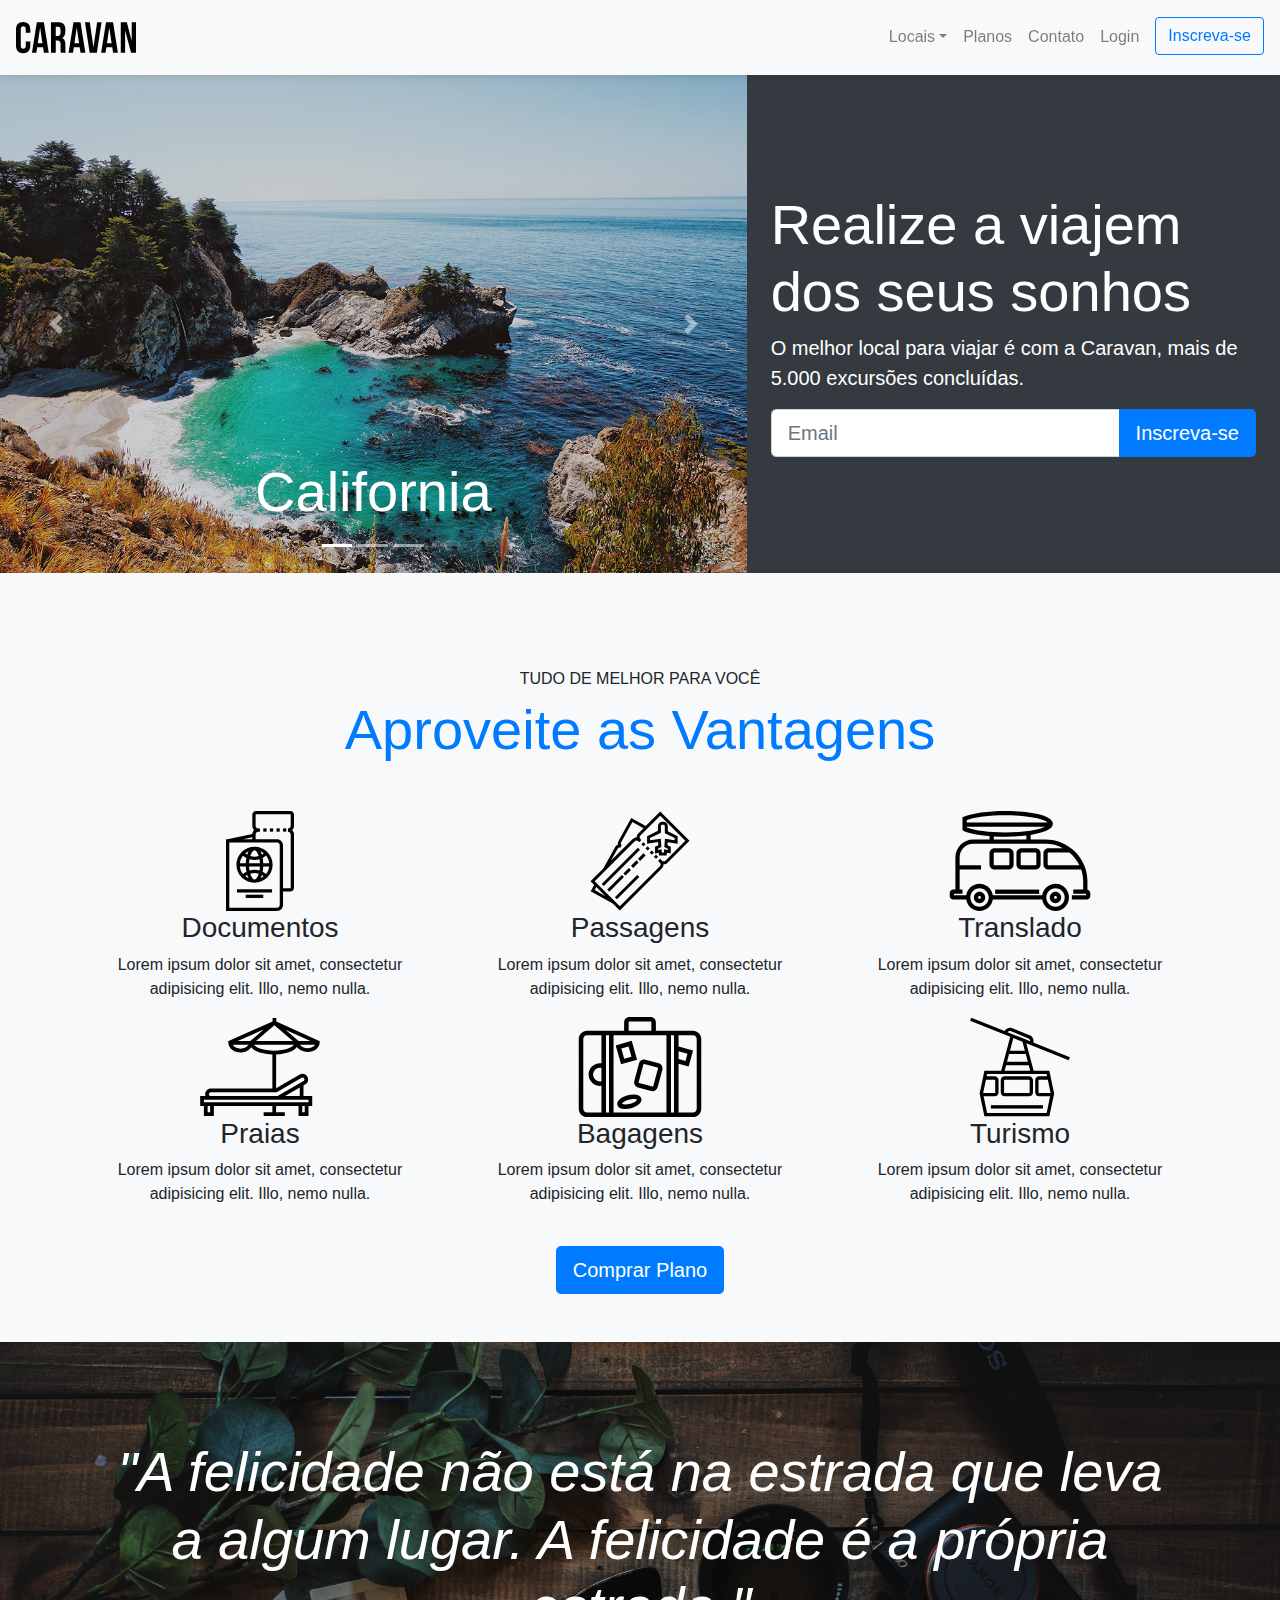
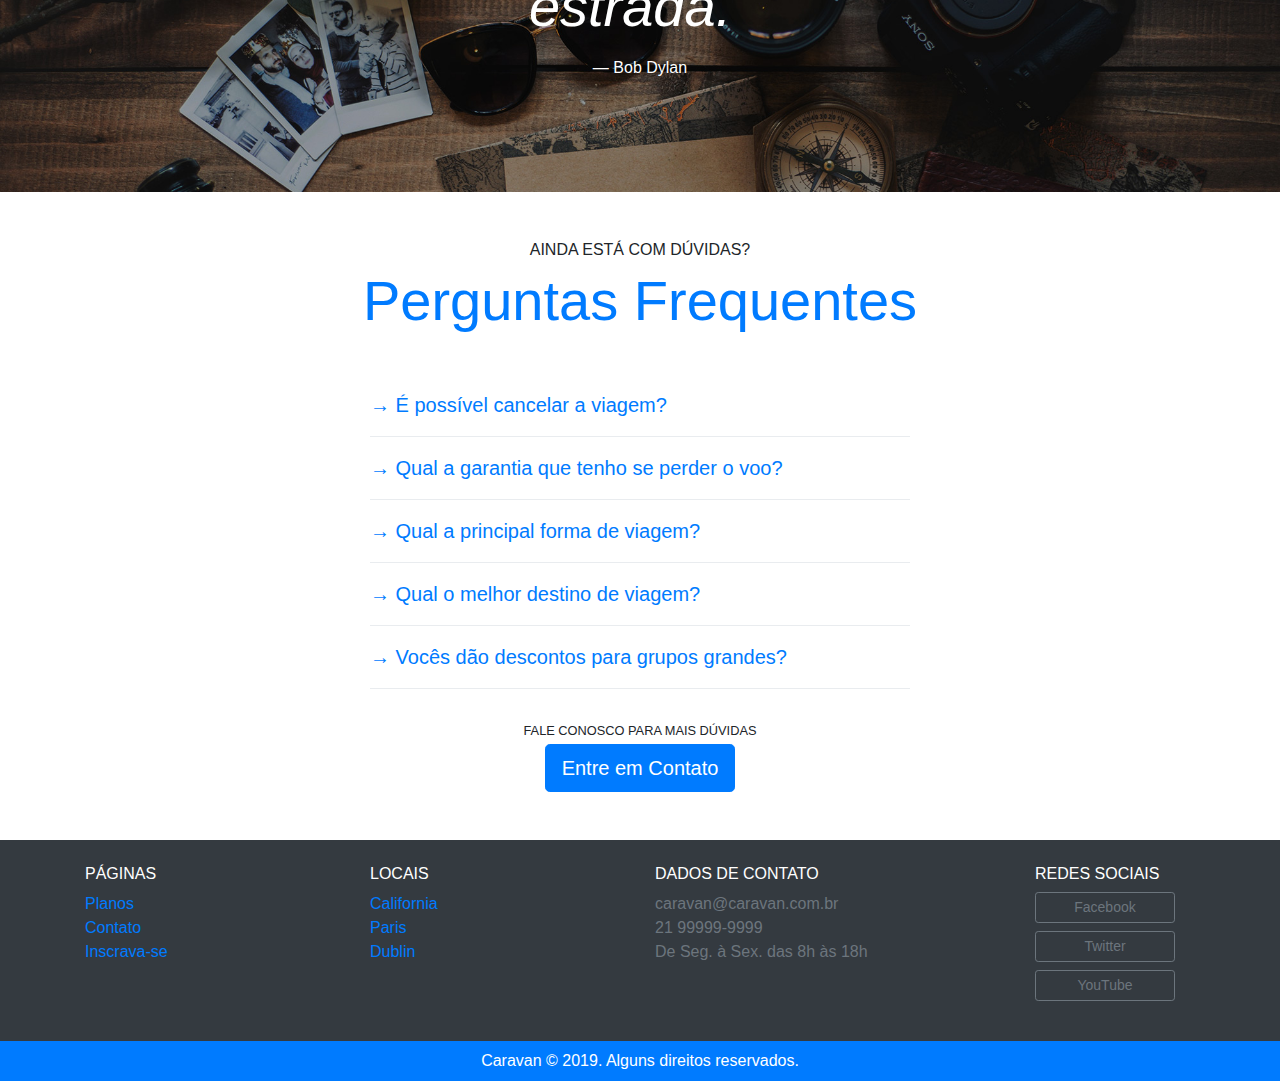
<file: index.html>
<!DOCTYPE html>
<html lang="pt-br">
<head>
    <meta charset="UTF-8">
    <meta name="viewport" content="width=device-width, initial-scale=1.0">
    <meta http-equiv="X-UA-Compatible" content="ie=edge">
    
    <link href="css/bootstrap.min.css" rel="stylesheet">
    <link href="css/style.css" rel="stylesheet" >
    
    <title>Caravan</title>
</head>
<body>
      
      <!-- Modal -->
      <div class="modal fade" id="loginModal" tabindex="-1" role="dialog" aria-labelledby="loginModal" aria-hidden="true">
        <div class="modal-dialog" role="document">
          <div class="modal-content">
            <div class="modal-header">
              <h5 class="modal-title" id="exampleModalLabel">Entre na sua conta</h5>
              <button type="button" class="close" data-dismiss="modal" aria-label="Close">
                <span aria-hidden="true">&times;</span>
              </button>
            </div>
            <div class="modal-body">
                <form>
                    <div class="form-group">
                        <label for="loginEmail">Email</label>
                        <input type="email" class="form-control" id="loginEmail">
                    </div>
                    <div class="form-group">
                        <label for="loginSenha">Senha</label>
                        <input type="password" class="form-control" id="loginSenha">
                    </div>
                    <button type="submit" class="btn btn-primary">Entrar</button>
                    <small class="form-text text-muted">Esqueceu a senha?<a href="#"> Clique aqui.</a></small>
                </form>
            </div>
          </div>
        </div>
      </div>
      <!--Fecha Modal-->

    <nav class="navbar navbar-light navbar-expand-md bg-light fixed-top py-3 box-shadow">
        <a href="index.html" class="navbar-brand">
            <img src="./img/caravan.svg" alt="Caravan">
        </a>

        <button class="navbar-toggler" type="button" data-toggle="collapse" data-target="#navbarSupportedContent" aria-controls="navbarSupportedContent" aria-expanded="false" aria-label="Toggle navigation">
            <span class="navbar-toggler-icon"></span>
        </button>

        <!-- Classes
        - ml-auto: margin-left auto
        - navbar-collapse: menu que vai 'desaparecer' quando atingir o width minimo de 'navbar-expand-x'
        -->
        <div class="collapse navbar-collapse" id="navbarSupportedContent">
            <ul class="navbar-nav ml-auto">
                <li class="nav-item dropdown">
                    <a href="#" class="nav-link dropdown-toggle" id="navbarDropdown" role="button" data-toggle="dropdown" aria-haspopup="true" aria-expanded="false">Locais</a>
                    <div class="dropdown-menu" aria-labelledby="navbarDropdown">
                        <a class="dropdown-item" href="#">California</a>
                        <a class="dropdown-item" href="#">Paris</a>
                        <a class="dropdown-item" href="#">Dublin</a>
                    </div>
                </li>
                <li class="nav-item">
                    <a href="planos.html" class="nav-link">Planos</a>
                </li>
                <li class="nav-item">
                    <a href="contato.html" class="nav-link">Contato</a>
                </li>
                <li class="nav-item">
                    <a href="#" class="nav-link" data-toggle="modal" data-target="#loginModal">Login</a>
                </li>
                <li class="nav-item">
                    <a href="inscricao.html" class="btn btn-outline-primary ml-md-2">Inscreva-se</a>
                </li>
            </ul>
        </div>
    </nav>  

    <section class="container-fluid">
        <div class="row bg-dark text-white">
            <!--Carousel-->
            <div class="col-lg-7 p-0">
                <div id="carouselCidades" class="carousel slide" data-ride="carousel">
                    <ol class="carousel-indicators">
                      <li data-target="#carouselCidades" data-slide-to="0" class="active"></li>
                      <li data-target="#carouselCidades" data-slide-to="1"></li>
                      <li data-target="#carouselCidades" data-slide-to="2"></li>
                    </ol>
                    <div class="carousel-inner">
                      <div class="carousel-item active">
                        <img class="d-block w-100" src="./img/california.jpg" alt="First slide">
                        <div class="carousel-caption">
                            <h3 class="display-4">California</h3>
                        </div>
                      </div>
                      <div class="carousel-item">
                        <img class="d-block w-100" src="./img/paris.jpg" alt="Second slide">
                        <div class="carousel-caption">
                            <h3 class="display-4">Paris</h3>
                        </div>
                      </div>
                      <div class="carousel-item">
                        <img class="d-block w-100" src="./img/dublin.jpg" alt="Third slide">
                        <div class="carousel-caption">
                            <h3 class="display-4">Dublin</h3>
                        </div>
                      </div>
                    </div>
                    <a class="carousel-control-prev" href="#carouselCidades" role="button" data-slide="prev">
                      <span class="carousel-control-prev-icon" aria-hidden="true"></span>
                      <span class="sr-only">Anterior</span>
                    </a>
                    <a class="carousel-control-next" href="#carouselCidades" role="button" data-slide="next">
                      <span class="carousel-control-next-icon" aria-hidden="true"></span>
                      <span class="sr-only">Próximo</span>
                    </a>
                </div>
            </div>
            <!--Text and form-->
            <div class="col-lg-5 p-4 align-self-center">
                <h1 class="display-4">Realize a viajem dos seus sonhos</h1>
                <p class="lead">O melhor local para viajar é com a Caravan, mais de 5.000 excursões concluídas.</p>
                <form action="">
                    <div class="input-group input-group-lg">
                        <input type="email" class="form-control" placeholder="Email" aria-label="Email" aria-describedby="button-addon">
                        <div class="input-group-append">
                            <button class="btn btn-primary" type="button" id="button-addon">Inscreva-se</button>
                        </div>
                    </div>
                </form>
            </div>
        </div>
    </section>

    <section class="py-5 bg-light text-center">
        <div class="container">
            <div class="my-5">
                <span class="h6 d-block">TUDO DE MELHOR PARA VOCÊ</span>
                <h2 class="display-4 text-primary">Aproveite as Vantagens</h2>
            </div>
            <div class="row">
                <div class="col-xl-4 col-md-6">
                    <div style="height: 100px;" class="d-flex justify-content-center">
                        <img src="./img/icones/passaporte.svg" alt="Passaporte">
                    </div>
                    <h3>Documentos</h3>
                    <p>Lorem ipsum dolor sit amet, consectetur adipisicing elit. Illo, nemo nulla.</p>
                </div>
                <div class="col-xl-4 col-md-6">
                    <div style="height: 100px;" class="d-flex justify-content-center">
                        <img src="./img/icones/passagens.svg" alt="Passaporte">
                    </div>
                    <h3>Passagens</h3>
                    <p>Lorem ipsum dolor sit amet, consectetur adipisicing elit. Illo, nemo nulla.</p>
                </div>
                <div class="col-xl-4 col-md-6">
                    <div style="height: 100px;" class="d-flex justify-content-center">
                        <img src="./img/icones/translado.svg" alt="Passaporte">
                    </div>
                    <h3>Translado</h3>
                    <p>Lorem ipsum dolor sit amet, consectetur adipisicing elit. Illo, nemo nulla.</p>
                </div>
                <div class="col-xl-4 col-md-6">
                    <div style="height: 100px;" class="d-flex justify-content-center">
                        <img src="./img/icones/praias.svg" alt="Praias">
                    </div>
                    <h3>Praias</h3>
                    <p>Lorem ipsum dolor sit amet, consectetur adipisicing elit. Illo, nemo nulla.</p>
                </div>
                <div class="col-xl-4 col-md-6">
                    <div style="height: 100px;" class="d-flex justify-content-center">
                        <img src="./img/icones/bagagens.svg" alt="Bagagens">
                    </div>
                    <h3>Bagagens</h3>
                    <p>Lorem ipsum dolor sit amet, consectetur adipisicing elit. Illo, nemo nulla.</p>
                </div>
                <div class="col-xl-4 col-md-6">
                    <div style="height: 100px;" class="d-flex justify-content-center">
                        <img src="./img/icones/turismo.svg" alt="Turismo">
                    </div>
                    <h3>Turismo</h3>
                    <p>Lorem ipsum dolor sit amet, consectetur adipisicing elit. Illo, nemo nulla.</p>
                </div>
            </div>
        <a href="planos.html" class="btn btn-primary btn-lg mt-4">Comprar Plano</a>
        </div>
    </section>

    <section id="home-quote" class="p-md-5">
        <blockquote class="blockquote text-center text-white p-md-5 p-3">
            <p class="display-4">
                <em>"A felicidade não está na estrada que leva a algum lugar. A felicidade é a própria estrada."</em>
            </p>
            <footer class="blockquote-footer text-white">Bob Dylan</footer>
        </blockquote>
    </section>

    <section class="container">
        <div class="my-5 text-center">
            <span class="h6 d-block">AINDA ESTÁ COM DÚVIDAS?</span>
            <h2 class="display-4 text-primary">Perguntas Frequentes</h2>
        </div>
        <div class="row justify-content-center">
            <div class="col-md-6" id="perguntasFrequentes" data-children=".pergunta">
                <div class="pergunta py-2">
                    <a href="#pergunta1" class="lead" data-toggle="collapse" data-parent="#perguntasFrequentes" aria-expanded="true" aria-controls="pergunta1">→ É possível cancelar a viagem?</a>
                    <div class="collapse" id="pergunta1" role="tabpanel">
                        <p>Lorem ipsum dolor sit amet, consectetur adipiscing elit. Sed pretium lorem non vestibulum scelerisque. Proin a vestibulum sem, eget tristique massa. Aliquam lacinia rhoncus nibh quis ornare.</p>
                    </div>
                </div>
                <div class="dropdown-divider"></div>
                <div class="pergunta py-2">
                    <a href="#pergunta2" class="lead" data-toggle="collapse" data-parent="#perguntasFrequentes" aria-expanded="true" aria-controls="pergunta2">→ Qual a garantia que tenho se perder o voo?</a>
                    <div class="collapse" id="pergunta2" role="tabpanel">
                        <p>Lorem ipsum dolor sit amet, consectetur adipiscing elit. Sed pretium lorem non vestibulum scelerisque. Proin a vestibulum sem, eget tristique massa. Aliquam lacinia rhoncus nibh quis ornare.</p>
                    </div>
                </div>
                <div class="dropdown-divider"></div>
                <div class="pergunta py-2">
                    <a href="#pergunta3" class="lead" data-toggle="collapse" data-parent="#perguntasFrequentes" aria-expanded="true" aria-controls="pergunta3">→ Qual a principal forma de viagem?</a>
                    <div class="collapse" id="pergunta3" role="tabpanel">
                        <p>Lorem ipsum dolor sit amet, consectetur adipiscing elit. Sed pretium lorem non vestibulum scelerisque. Proin a vestibulum sem, eget tristique massa. Aliquam lacinia rhoncus nibh quis ornare.</p>
                    </div>
                </div>
                <div class="dropdown-divider"></div>
                <div class="pergunta py-2">
                    <a href="#pergunta4" class="lead" data-toggle="collapse" data-parent="#perguntasFrequentes" aria-expanded="true" aria-controls="pergunta4">→ Qual o melhor destino de viagem?</a>
                    <div class="collapse" id="pergunta4" role="tabpanel">
                        <p>Lorem ipsum dolor sit amet, consectetur adipiscing elit. Sed pretium lorem non vestibulum scelerisque. Proin a vestibulum sem, eget tristique massa. Aliquam lacinia rhoncus nibh quis ornare.</p>
                    </div>
                </div>
                <div class="dropdown-divider"></div>
                <div class="pergunta py-2">
                    <a href="#pergunta5" class="lead" data-toggle="collapse" data-parent="#perguntasFrequentes" aria-expanded="true" aria-controls="pergunta5">→ Vocês dão descontos para grupos grandes?</a>
                    <div class="collapse" id="pergunta5" role="tabpanel">
                        <p>Lorem ipsum dolor sit amet, consectetur adipiscing elit. Sed pretium lorem non vestibulum scelerisque. Proin a vestibulum sem, eget tristique massa. Aliquam lacinia rhoncus nibh quis ornare.</p>
                    </div>
                </div>
                <div class="dropdown-divider"></div>
            </div>
        </div>
        <div class="text-center my-4">
            <p class="small m-1">FALE CONOSCO PARA MAIS DÚVIDAS</p>
            <a href="contato.html" class="btn btn-primary btn-lg">Entre em Contato</a>
        </div>
    </section>

    <footer class="bg-dark text-white mt-5">
        <div class="container py-4">
            <div class="row">
                <div class="col-md-3 col-6">
                    <h4 class="h6">PÁGINAS</h4>
                    <ul class="list-unstyled">
                        <li><a href="planos.html">Planos</a></li>
                        <li><a href="contato.html">Contato</a></li>
                        <li><a href="inscricao.html">Inscrava-se</a></li>
                    </ul>
                </div>
                <div class="col-md-3 col-6">
                    <h4 class="h6">LOCAIS</h4>
                    <ul class="list-unstyled">
                        <li><a href="local.html">California</a></li>
                        <li><a href="local.html">Paris</a></li>
                        <li><a href="local.html">Dublin</a></li>
                    </ul>
                </div>
                <div class="col-md-4 col-6">
                    <h4 class="h6">DADOS DE CONTATO</h4>
                    <ul class="list-unstyled text-secondary">
                        <li>caravan@caravan.com.br</li>
                        <li>21 99999-9999</li>
                        <li>De Seg. à Sex. das 8h às 18h</li>
                    </ul>
                </div>
                <div class="col-md-2 col-6">
                    <h4 class="h6">REDES SOCIAIS</h4>
                    <ul class="list-unstyled">
                        <li><a href="#" class="btn btn-outline-secondary btn-sm btn-block mb-2" style="max-width: 140px;">Facebook</a></li>
                        <li><a href="#" class="btn btn-outline-secondary btn-sm btn-block mb-2" style="max-width: 140px;">Twitter</a></li>
                        <li><a href="#" class="btn btn-outline-secondary btn-sm btn-block mb-2" style="max-width: 140px;">YouTube</a></li>
                    </ul>
                </div>
            </div>
        </div>
        <div class="bg-primary text-center py-2">
            <p class="mb-0">Caravan © 2019. Alguns direitos reservados.</p>
        </div>
    </footer>
    
    <script src="https://code.jquery.com/jquery-3.3.1.slim.min.js"></script>
    <script src="https://cdnjs.cloudflare.com/ajax/libs/popper.js/1.14.7/umd/popper.min.js"></script>
    <script src="https://stackpath.bootstrapcdn.com/bootstrap/4.3.1/js/bootstrap.min.js"></script>
    <script src="./app.js"></script>
</body>
</html>
</file>
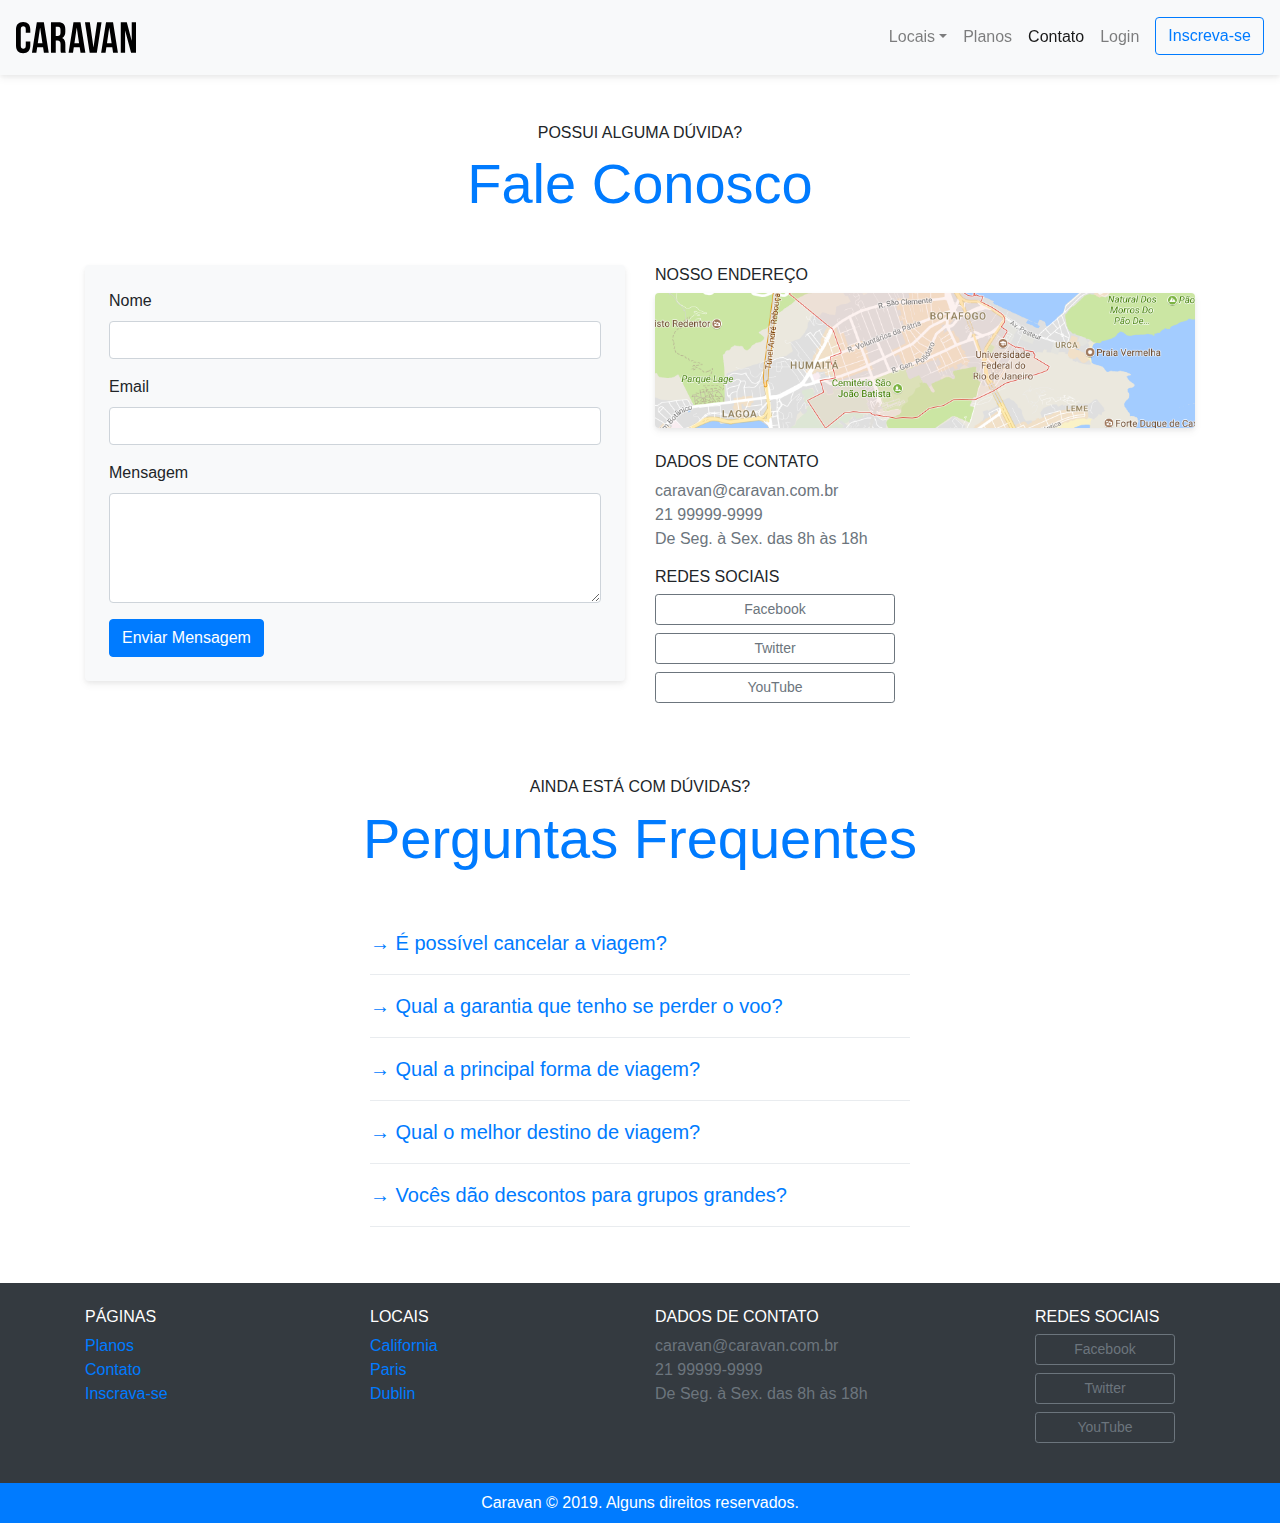
<file: contato.html>
<!DOCTYPE html>
<html lang="pt-br">
<head>
    <meta charset="UTF-8">
    <meta name="viewport" content="width=device-width, initial-scale=1.0">
    <meta http-equiv="X-UA-Compatible" content="ie=edge">
    
    <link href="css/bootstrap.min.css" rel="stylesheet">
    <link href="css/style.css" rel="stylesheet" >
    
    <title>Caravan - Contato</title>
</head>
<body>
      
      <!-- Modal -->
      <div class="modal fade" id="loginModal" tabindex="-1" role="dialog" aria-labelledby="loginModal" aria-hidden="true">
        <div class="modal-dialog" role="document">
          <div class="modal-content">
            <div class="modal-header">
              <h5 class="modal-title" id="exampleModalLabel">Entre na sua conta</h5>
              <button type="button" class="close" data-dismiss="modal" aria-label="Close">
                <span aria-hidden="true">&times;</span>
              </button>
            </div>
            <div class="modal-body">
                <form>
                    <div class="form-group">
                        <label for="loginEmail">Email</label>
                        <input type="email" class="form-control" id="loginEmail">
                    </div>
                    <div class="form-group">
                        <label for="loginSenha">Senha</label>
                        <input type="password" class="form-control" id="loginSenha">
                    </div>
                    <button type="submit" class="btn btn-primary">Entrar</button>
                    <small class="form-text text-muted">Esqueceu a senha?<a href="#"> Clique aqui.</a></small>
                </form>
            </div>
          </div>
        </div>
      </div>
      <!--Fecha Modal-->

    <nav class="navbar navbar-light navbar-expand-md bg-light fixed-top py-3 box-shadow">
        <a href="index.html" class="navbar-brand">
            <img src="./img/caravan.svg" alt="Caravan">
        </a>

        <button class="navbar-toggler" type="button" data-toggle="collapse" data-target="#navbarSupportedContent" aria-controls="navbarSupportedContent" aria-expanded="false" aria-label="Toggle navigation">
            <span class="navbar-toggler-icon"></span>
        </button>

        <!-- Classes
        - ml-auto: margin-left auto
        - navbar-collapse: menu que vai 'desaparecer' quando atingir o width minimo de 'navbar-expand-x'
        -->
        <div class="collapse navbar-collapse" id="navbarSupportedContent">
            <ul class="navbar-nav ml-auto">
                <li class="nav-item dropdown">
                    <a href="#" class="nav-link dropdown-toggle" id="navbarDropdown" role="button" data-toggle="dropdown" aria-haspopup="true" aria-expanded="false">Locais</a>
                    <div class="dropdown-menu" aria-labelledby="navbarDropdown">
                        <a class="dropdown-item" href="#">California</a>
                        <a class="dropdown-item" href="#">Paris</a>
                        <a class="dropdown-item" href="#">Dublin</a>
                    </div>
                </li>
                <li class="nav-item">
                    <a href="planos.html" class="nav-link">Planos</a>
                </li>
                <li class="nav-item">
                    <a href="contato.html" class="nav-link active">Contato</a>
                </li>
                <li class="nav-item">
                    <a href="#" class="nav-link" data-toggle="modal" data-target="#loginModal">Login</a>
                </li>
                <li class="nav-item">
                    <a href="inscricao.html" class="btn btn-outline-primary ml-md-2">Inscreva-se</a>
                </li>
            </ul>
        </div>
    </nav>  

    <section class="container">
        <div class="my-5 text-center">
            <span class="h6 d-block">POSSUI ALGUMA DÚVIDA?</span>
            <h2 class="display-4 text-primary">Fale Conosco</h2>
        </div>
        <div class="row">
            <div class="col-lg mb-5">
                <form action="" class="bg-light rounded p-4 box-shadow">
                    <div class="form-group">
                        <label for="clienteNome">Nome</label>
                        <input type="text" class="form-control" id="clienteNome">
                    </div>
                    <div class="form-group">
                        <label for="clienteEmail">Email</label>
                        <input type="email" class="form-control" id="clienteEmail">
                    </div>
                    <div class="form-group">
                        <label for="clienteMensagem">Mensagem</label>
                        <textarea class="form-control" id="clienteMensagem" rows="4"></textarea>
                    </div>
                    <button type="submit" class="btn btn-primary">Enviar Mensagem</button>
                </form>
            </div>
            <div class="col-lg">
                <h2 class="h6">NOSSO ENDEREÇO</h2>
                <img src="img/mapa.png" alt="Endereço da empresa" class="img-fluid rounded box-shadow mb-4">
                <h2 class="h6">DADOS DE CONTATO</h2>
                <ul class="list-unstyled text-secondary">
                    <li>caravan@caravan.com.br</li>
                    <li>21 99999-9999</li>
                    <li>De Seg. à Sex. das 8h às 18h</li>
                </ul>
                <h2 class="h6">REDES SOCIAIS</h2>
                <ul class="list-unstyled" style="max-width: 240px;">
                    <li><a href="#" class="btn btn-outline-secondary btn-sm btn-block mb-2">Facebook</a></li>
                    <li><a href="#" class="btn btn-outline-secondary btn-sm btn-block mb-2">Twitter</a></li>
                    <li><a href="#" class="btn btn-outline-secondary btn-sm btn-block mb-2">YouTube</a></li>
                </ul>
            </div>
        </div>
    </section>
    
    <section class="container">
        <div class="my-5 text-center">
            <span class="h6 d-block">AINDA ESTÁ COM DÚVIDAS?</span>
            <h2 class="display-4 text-primary">Perguntas Frequentes</h2>
        </div>
        <div class="row justify-content-center">
            <div class="col-md-6" id="perguntasFrequentes" data-children=".pergunta">
                <div class="pergunta py-2">
                    <a href="#pergunta1" class="lead" data-toggle="collapse" data-parent="#perguntasFrequentes" aria-expanded="true" aria-controls="pergunta1">→ É possível cancelar a viagem?</a>
                    <div class="collapse" id="pergunta1" role="tabpanel">
                        <p>Lorem ipsum dolor sit amet, consectetur adipiscing elit. Sed pretium lorem non vestibulum scelerisque. Proin a vestibulum sem, eget tristique massa. Aliquam lacinia rhoncus nibh quis ornare.</p>
                    </div>
                </div>
                <div class="dropdown-divider"></div>
                <div class="pergunta py-2">
                    <a href="#pergunta2" class="lead" data-toggle="collapse" data-parent="#perguntasFrequentes" aria-expanded="true" aria-controls="pergunta2">→ Qual a garantia que tenho se perder o voo?</a>
                    <div class="collapse" id="pergunta2" role="tabpanel">
                        <p>Lorem ipsum dolor sit amet, consectetur adipiscing elit. Sed pretium lorem non vestibulum scelerisque. Proin a vestibulum sem, eget tristique massa. Aliquam lacinia rhoncus nibh quis ornare.</p>
                    </div>
                </div>
                <div class="dropdown-divider"></div>
                <div class="pergunta py-2">
                    <a href="#pergunta3" class="lead" data-toggle="collapse" data-parent="#perguntasFrequentes" aria-expanded="true" aria-controls="pergunta3">→ Qual a principal forma de viagem?</a>
                    <div class="collapse" id="pergunta3" role="tabpanel">
                        <p>Lorem ipsum dolor sit amet, consectetur adipiscing elit. Sed pretium lorem non vestibulum scelerisque. Proin a vestibulum sem, eget tristique massa. Aliquam lacinia rhoncus nibh quis ornare.</p>
                    </div>
                </div>
                <div class="dropdown-divider"></div>
                <div class="pergunta py-2">
                    <a href="#pergunta4" class="lead" data-toggle="collapse" data-parent="#perguntasFrequentes" aria-expanded="true" aria-controls="pergunta4">→ Qual o melhor destino de viagem?</a>
                    <div class="collapse" id="pergunta4" role="tabpanel">
                        <p>Lorem ipsum dolor sit amet, consectetur adipiscing elit. Sed pretium lorem non vestibulum scelerisque. Proin a vestibulum sem, eget tristique massa. Aliquam lacinia rhoncus nibh quis ornare.</p>
                    </div>
                </div>
                <div class="dropdown-divider"></div>
                <div class="pergunta py-2">
                    <a href="#pergunta5" class="lead" data-toggle="collapse" data-parent="#perguntasFrequentes" aria-expanded="true" aria-controls="pergunta5">→ Vocês dão descontos para grupos grandes?</a>
                    <div class="collapse" id="pergunta5" role="tabpanel">
                        <p>Lorem ipsum dolor sit amet, consectetur adipiscing elit. Sed pretium lorem non vestibulum scelerisque. Proin a vestibulum sem, eget tristique massa. Aliquam lacinia rhoncus nibh quis ornare.</p>
                    </div>
                </div>
                <div class="dropdown-divider"></div>
            </div>
        </div>
    </section>

    <footer class="bg-dark text-white mt-5">
        <div class="container py-4">
            <div class="row">
                <div class="col-md-3 col-6">
                    <h4 class="h6">PÁGINAS</h4>
                    <ul class="list-unstyled">
                        <li><a href="planos.html">Planos</a></li>
                        <li><a href="contato.html">Contato</a></li>
                        <li><a href="inscricao.html">Inscrava-se</a></li>
                    </ul>
                </div>
                <div class="col-md-3 col-6">
                    <h4 class="h6">LOCAIS</h4>
                    <ul class="list-unstyled">
                        <li><a href="local.html">California</a></li>
                        <li><a href="local.html">Paris</a></li>
                        <li><a href="local.html">Dublin</a></li>
                    </ul>
                </div>
                <div class="col-md-4 col-6">
                    <h4 class="h6">DADOS DE CONTATO</h4>
                    <ul class="list-unstyled text-secondary">
                        <li>caravan@caravan.com.br</li>
                        <li>21 99999-9999</li>
                        <li>De Seg. à Sex. das 8h às 18h</li>
                    </ul>
                </div>
                <div class="col-md-2 col-6">
                    <h4 class="h6">REDES SOCIAIS</h4>
                    <ul class="list-unstyled">
                        <li><a href="#" class="btn btn-outline-secondary btn-sm btn-block mb-2" style="max-width: 140px;">Facebook</a></li>
                        <li><a href="#" class="btn btn-outline-secondary btn-sm btn-block mb-2" style="max-width: 140px;">Twitter</a></li>
                        <li><a href="#" class="btn btn-outline-secondary btn-sm btn-block mb-2" style="max-width: 140px;">YouTube</a></li>
                    </ul>
                </div>
            </div>
        </div>
        <div class="bg-primary text-center py-2">
            <p class="mb-0">Caravan © 2019. Alguns direitos reservados.</p>
        </div>
    </footer>
    
    <script src="https://code.jquery.com/jquery-3.3.1.slim.min.js"></script>
    <script src="https://cdnjs.cloudflare.com/ajax/libs/popper.js/1.14.7/umd/popper.min.js"></script>
    <script src="https://stackpath.bootstrapcdn.com/bootstrap/4.3.1/js/bootstrap.min.js"></script>
    <script src="./app.js"></script>
</body>
</html>
</file>
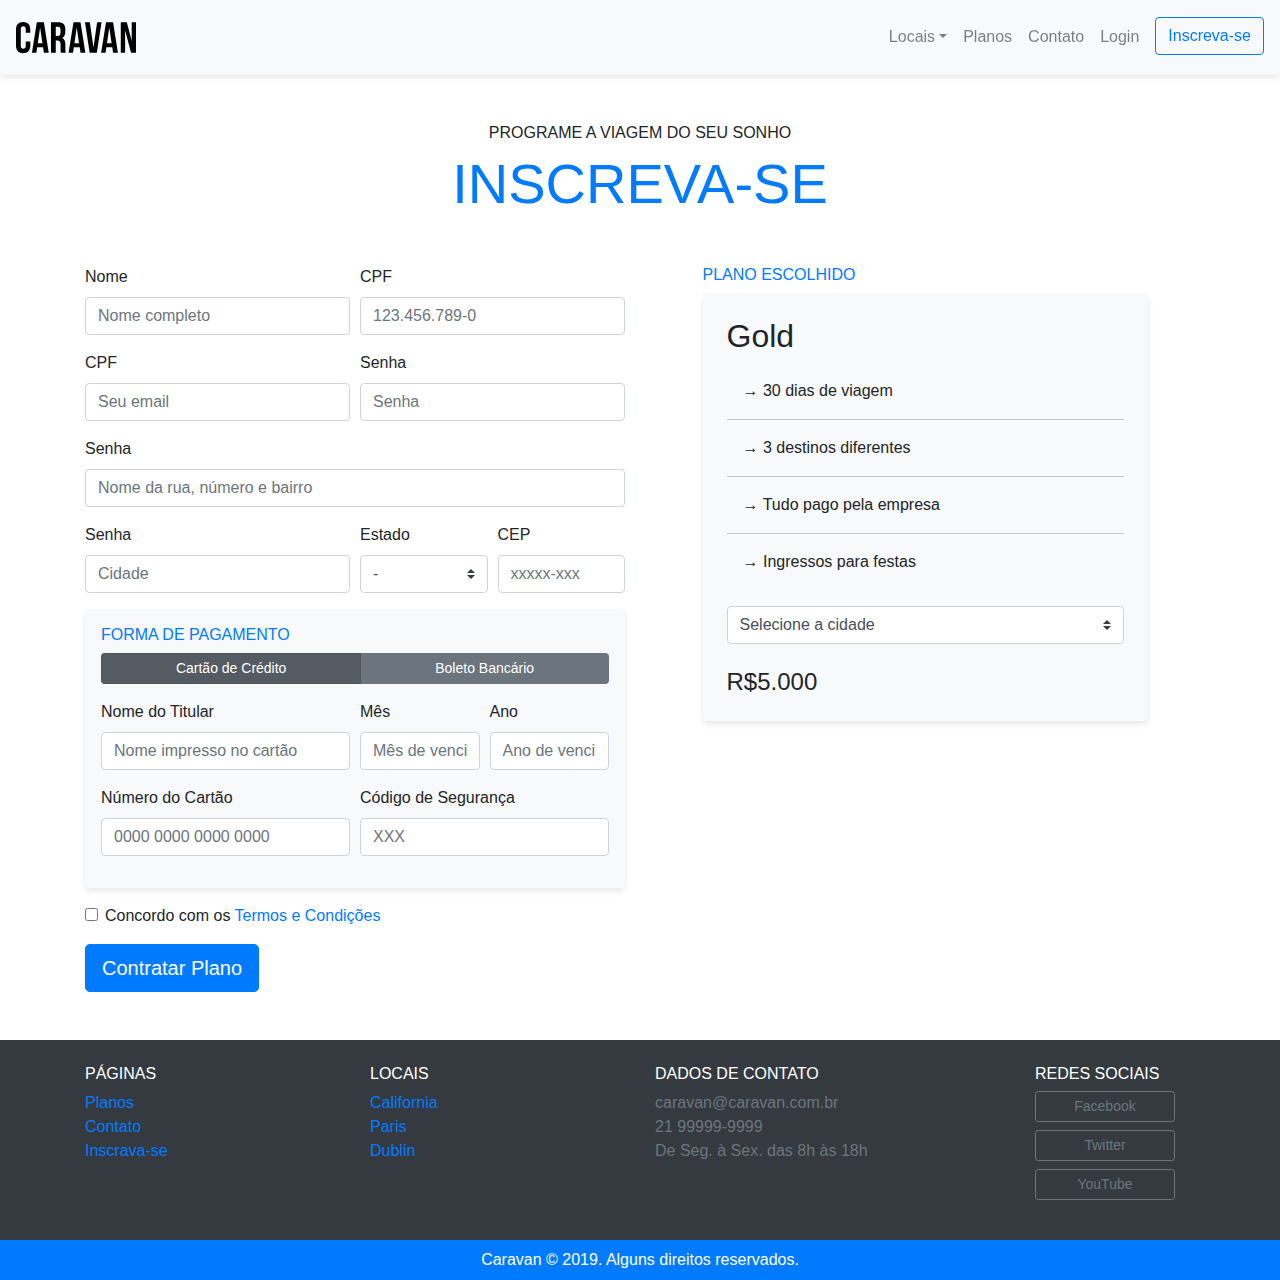
<file: inscricao.html>
<!DOCTYPE html>
<html lang="pt-br">
<head>
    <meta charset="UTF-8">
    <meta name="viewport" content="width=device-width, initial-scale=1.0">
    <meta http-equiv="X-UA-Compatible" content="ie=edge">
    
    <link href="css/bootstrap.min.css" rel="stylesheet">
    <link href="css/style.css" rel="stylesheet" >
    
    <title>Caravan - Inscrição</title>
</head>
<body>
      
      <!-- Modal -->
      <div class="modal fade" id="loginModal" tabindex="-1" role="dialog" aria-labelledby="loginModal" aria-hidden="true">
        <div class="modal-dialog" role="document">
          <div class="modal-content">
            <div class="modal-header">
              <h5 class="modal-title" id="exampleModalLabel">Entre na sua conta</h5>
              <button type="button" class="close" data-dismiss="modal" aria-label="Close">
                <span aria-hidden="true">&times;</span>
              </button>
            </div>
            <div class="modal-body">
                <form>
                    <div class="form-group">
                        <label for="loginEmail">Email</label>
                        <input type="email" class="form-control" id="loginEmail">
                    </div>
                    <div class="form-group">
                        <label for="loginSenha">Senha</label>
                        <input type="password" class="form-control" id="loginSenha">
                    </div>
                    <button type="submit" class="btn btn-primary">Entrar</button>
                    <small class="form-text text-muted">Esqueceu a senha?<a href="#"> Clique aqui.</a></small>
                </form>
            </div>
          </div>
        </div>
      </div>
      <!--Fecha Modal-->

    <nav class="navbar navbar-light navbar-expand-md bg-light fixed-top py-3 box-shadow">
        <a href="index.html" class="navbar-brand">
            <img src="./img/caravan.svg" alt="Caravan">
        </a>

        <button class="navbar-toggler" type="button" data-toggle="collapse" data-target="#navbarSupportedContent" aria-controls="navbarSupportedContent" aria-expanded="false" aria-label="Toggle navigation">
            <span class="navbar-toggler-icon"></span>
        </button>

        <!-- Classes
        - ml-auto: margin-left auto
        - navbar-collapse: menu que vai 'desaparecer' quando atingir o width minimo de 'navbar-expand-x'
        -->
        <div class="collapse navbar-collapse" id="navbarSupportedContent">
            <ul class="navbar-nav ml-auto">
                <li class="nav-item dropdown">
                    <a href="#" class="nav-link dropdown-toggle" id="navbarDropdown" role="button" data-toggle="dropdown" aria-haspopup="true" aria-expanded="false">Locais</a>
                    <div class="dropdown-menu" aria-labelledby="navbarDropdown">
                        <a class="dropdown-item" href="#">California</a>
                        <a class="dropdown-item" href="#">Paris</a>
                        <a class="dropdown-item" href="#">Dublin</a>
                    </div>
                </li>
                <li class="nav-item">
                    <a href="planos.html" class="nav-link">Planos</a>
                </li>
                <li class="nav-item">
                    <a href="contato.html" class="nav-link">Contato</a>
                </li>
                <li class="nav-item">
                    <a href="#" class="nav-link" data-toggle="modal" data-target="#loginModal">Login</a>
                </li>
                <li class="nav-item">
                    <a href="inscricao.html" class="btn btn-outline-primary ml-md-2">Inscreva-se</a>
                </li>
            </ul>
        </div>
    </nav>  

    <section class="container">
        <div class="my-5 text-center">
            <span class="h6 d-block">PROGRAME A VIAGEM DO SEU SONHO</span>
            <h2 class="display-4 text-primary">INSCREVA-SE</h2>
        </div>
        <div class="row">
            <form action="" class="col-lg-6">
                <div class="form-row">
                    <div class="form-group col-md-6">
                        <label for="inputNome">Nome</label>
                        <input type="text" class="form-control" id="inputNome" placeholder="Nome completo">
                    </div>
                    <div class="form-group col-md-6">
                        <label for="inputCPF">CPF</label>
                        <input type="text" class="form-control" id="inputCPF" placeholder="123.456.789-0">
                    </div>
                    <div class="form-group col-md-6">
                        <label for="inputEmail">CPF</label>
                        <input type="email" class="form-control" id="insputEmail" placeholder="Seu email">
                    </div>
                    <div class="form-group col-md-6">
                        <label for="inputSenha">Senha</label>
                        <input type="password" class="form-control" id="inputSenha" placeholder="Senha">
                    </div>
                    <div class="form-group col-md-12">
                        <label for="inputEndereco">Senha</label>
                        <input type="text" class="form-control" id="inputEndereco" placeholder="Nome da rua, número e bairro">
                    </div>
                    <div class="form-group col-md-6">
                        <label for="inputCidade">Senha</label>
                        <input type="text" class="form-control" id="inputCidade" placeholder="Cidade">
                    </div>
                    <div class="form-group col-md-3 col-6">
                        <label for="inputEstado">Estado</label>
                        <select class="custom-select" id="inputEstado">
                            <option selected>-</option>
                            <option value="AC">Acre</option>
                            <option value="AL">Alagoas</option>
                            <option value="AP">Amapá</option>
                            <option value="AM">Amazonas</option>
                            <option value="BA">Bahia</option>
                            <option value="CE">Ceará</option>
                            <option value="DF">Distrito Federal</option>
                            <option value="ES">Espírito Santo</option>
                            <option value="GO">Goiás</option>
                            <option value="MA">Maranhão</option>
                            <option value="MT">Mato Grosso</option>
                            <option value="MS">Mato Grosso do Sul</option>
                            <option value="MG">Minas Gerais</option>
                            <option value="PA">Pará</option>
                            <option value="PB">Paraíba</option>
                            <option value="PR">Paraná</option>
                            <option value="PE">Pernambuco</option>
                            <option value="PI">Piauí</option>
                            <option value="RJ">Rio de Janeiro</option>
                            <option value="RN">Rio Grande do Norte</option>
                            <option value="RS">Rio Grande do Sul</option>
                            <option value="RO">Rondônia</option>
                            <option value="RR">Roraima</option>
                            <option value="SC">Santa Catarina</option>
                            <option value="SP">São Paulo</option>
                            <option value="SE">Sergipe</option>
                            <option value="TO">Tocantins</option>
                        </select>
                    </div>
                    <div class="form-group col-md-3 col-6">
                        <label for="inputCep">CEP</label>
                        <input type="text" class="form-control" id="inputCep" placeholder="xxxxx-xxx">
                    </div>
                </div>
                <div class="bg-light rounded box-shadow p-3 form-group">
                    <h2 class="h6 text-primary">FORMA DE PAGAMENTO</h2>
                    <nav class="nav btn-group mb-3" id="formaPagamento" role="tablist">
                        <button type="button" class="btn btn-secondary btn-sm active" id="nav-cartao-tab" data-toggle="tab" href="#nav-cartao" role="tab" aria-controls="nav-cartao" aria-selected="true">Cartão de Crédito</button>
                        <button type="button" class="btn btn-secondary btn-sm" id="nav-boleto-tab" data-toggle="tab" href="#nav-boleto" role="tab" aria-controls="nav-boleto" aria-selected="false">Boleto Bancário</button>
                    </nav>
                    <div class="tab-content" id="formaPagamentoConteudo">
                        <div class="tab-pane fade show active" id="nav-cartao" role="tabpanel" aria-labelledby="nav-cartao-tab">
                            <div class="form-row">
                                <div class="form-group col-md-6">
                                    <label for="inputNomeTitular">Nome do Titular</label>
                                    <input type="text" class="form-control" id="inputNomeTitular" placeholder="Nome impresso no cartão">
                                </div>
                                <div class="form-group col-md-3">
                                    <label for="inputMesVencimento">Mês</label>
                                    <input type="text" class="form-control" id="inputMesVencimento" placeholder="Mês de vencimento">
                                </div>
                                <div class="form-group col-md-3">
                                    <label for="inputAnoVencimento">Ano</label>
                                    <input type="text" class="form-control" id="inputAnoVencimento" placeholder="Ano de vencimento">
                                </div>
                                <div class="form-group col-md-6">
                                    <label for="inputNumeroCartao">Número do Cartão</label>
                                    <input type="text" class="form-control" id="inputNumeroCartao" placeholder="0000 0000 0000 0000">
                                </div>
                                <div class="form-group col-md-6">
                                    <label for="inputCodigoSeguranca">Código de Segurança</label>
                                    <input type="text" class="form-control" id="inputCodigoSeguranca" placeholder="XXX">
                                </div>
                            </div>
                        </div>
                        <div class="tab-pane fade" id="nav-boleto" role="tabpanel" aria-labelledby="nav-boleto-tab">
                            <p class="lead">Clique em contratar plano que enviaremos um boleto para o seu e-mail.</p>
                        </div>
                    </div>
                </div>
                <div class="form-group form-check">
                    <input type="checkbox" class="form-check-input" id="exampleCheck1">
                    <label class="form-check-label" for="exampleCheck1">Concordo com os <a href="#">Termos e Condições</a></label>
                </div>
                <button type="submit" class="btn btn-primary btn-lg mt-0">Contratar Plano</button>
            </form>
            <div class="col-lg-5 mx-auto order-first order-lg-1 mb-4">
                <h2 class="h6 text-primary">PLANO ESCOLHIDO</h2>
                <div class="bg-light rounded p-4 box-shadow">
                    <h2>Gold</h2>
                    <ul class="list-unstyled lista-plano">
                        <li>→ 30 dias de viagem</li>
                        <li>→ 3 destinos diferentes</li>
                        <li>→ Tudo pago pela empresa</li>
                        <li>→ Ingressos para festas</li>
                    </ul>
                    <form>
                        <div class="form-group">
                            <select class="custom-select" id="inputCidades">
                                <option selected>Selecione a cidade</option>
                                <option value="1">California</option>
                                <option value="2">Paris</option>
                                <option value="3">Dublin</option>
                            </select>
                        </div>
                    </form>
                        <div class="row mt-4">
                            <div class="col">
                                <span class="h4">R$5.000</span>
                            </div>
                        </div>
                    </div>
                </div>
            </div>
        </div>
    </section>

    <footer class="bg-dark text-white mt-5">
        <div class="container py-4">
            <div class="row">
                <div class="col-md-3 col-6">
                    <h4 class="h6">PÁGINAS</h4>
                    <ul class="list-unstyled">
                        <li><a href="planos.html">Planos</a></li>
                        <li><a href="contato.html">Contato</a></li>
                        <li><a href="inscricao.html">Inscrava-se</a></li>
                    </ul>
                </div>
                <div class="col-md-3 col-6">
                    <h4 class="h6">LOCAIS</h4>
                    <ul class="list-unstyled">
                        <li><a href="local.html">California</a></li>
                        <li><a href="local.html">Paris</a></li>
                        <li><a href="local.html">Dublin</a></li>
                    </ul>
                </div>
                <div class="col-md-4 col-6">
                    <h4 class="h6">DADOS DE CONTATO</h4>
                    <ul class="list-unstyled text-secondary">
                        <li>caravan@caravan.com.br</li>
                        <li>21 99999-9999</li>
                        <li>De Seg. à Sex. das 8h às 18h</li>
                    </ul>
                </div>
                <div class="col-md-2 col-6">
                    <h4 class="h6">REDES SOCIAIS</h4>
                    <ul class="list-unstyled">
                        <li><a href="#" class="btn btn-outline-secondary btn-sm btn-block mb-2" style="max-width: 140px;">Facebook</a></li>
                        <li><a href="#" class="btn btn-outline-secondary btn-sm btn-block mb-2" style="max-width: 140px;">Twitter</a></li>
                        <li><a href="#" class="btn btn-outline-secondary btn-sm btn-block mb-2" style="max-width: 140px;">YouTube</a></li>
                    </ul>
                </div>
            </div>
        </div>
        <div class="bg-primary text-center py-2">
            <p class="mb-0">Caravan © 2019. Alguns direitos reservados.</p>
        </div>
    </footer>
    
    <script src="https://code.jquery.com/jquery-3.3.1.slim.min.js"></script>
    <script src="https://cdnjs.cloudflare.com/ajax/libs/popper.js/1.14.7/umd/popper.min.js"></script>
    <script src="https://stackpath.bootstrapcdn.com/bootstrap/4.3.1/js/bootstrap.min.js"></script>
    <script src="./app.js"></script>
</body>
</html>
</file>
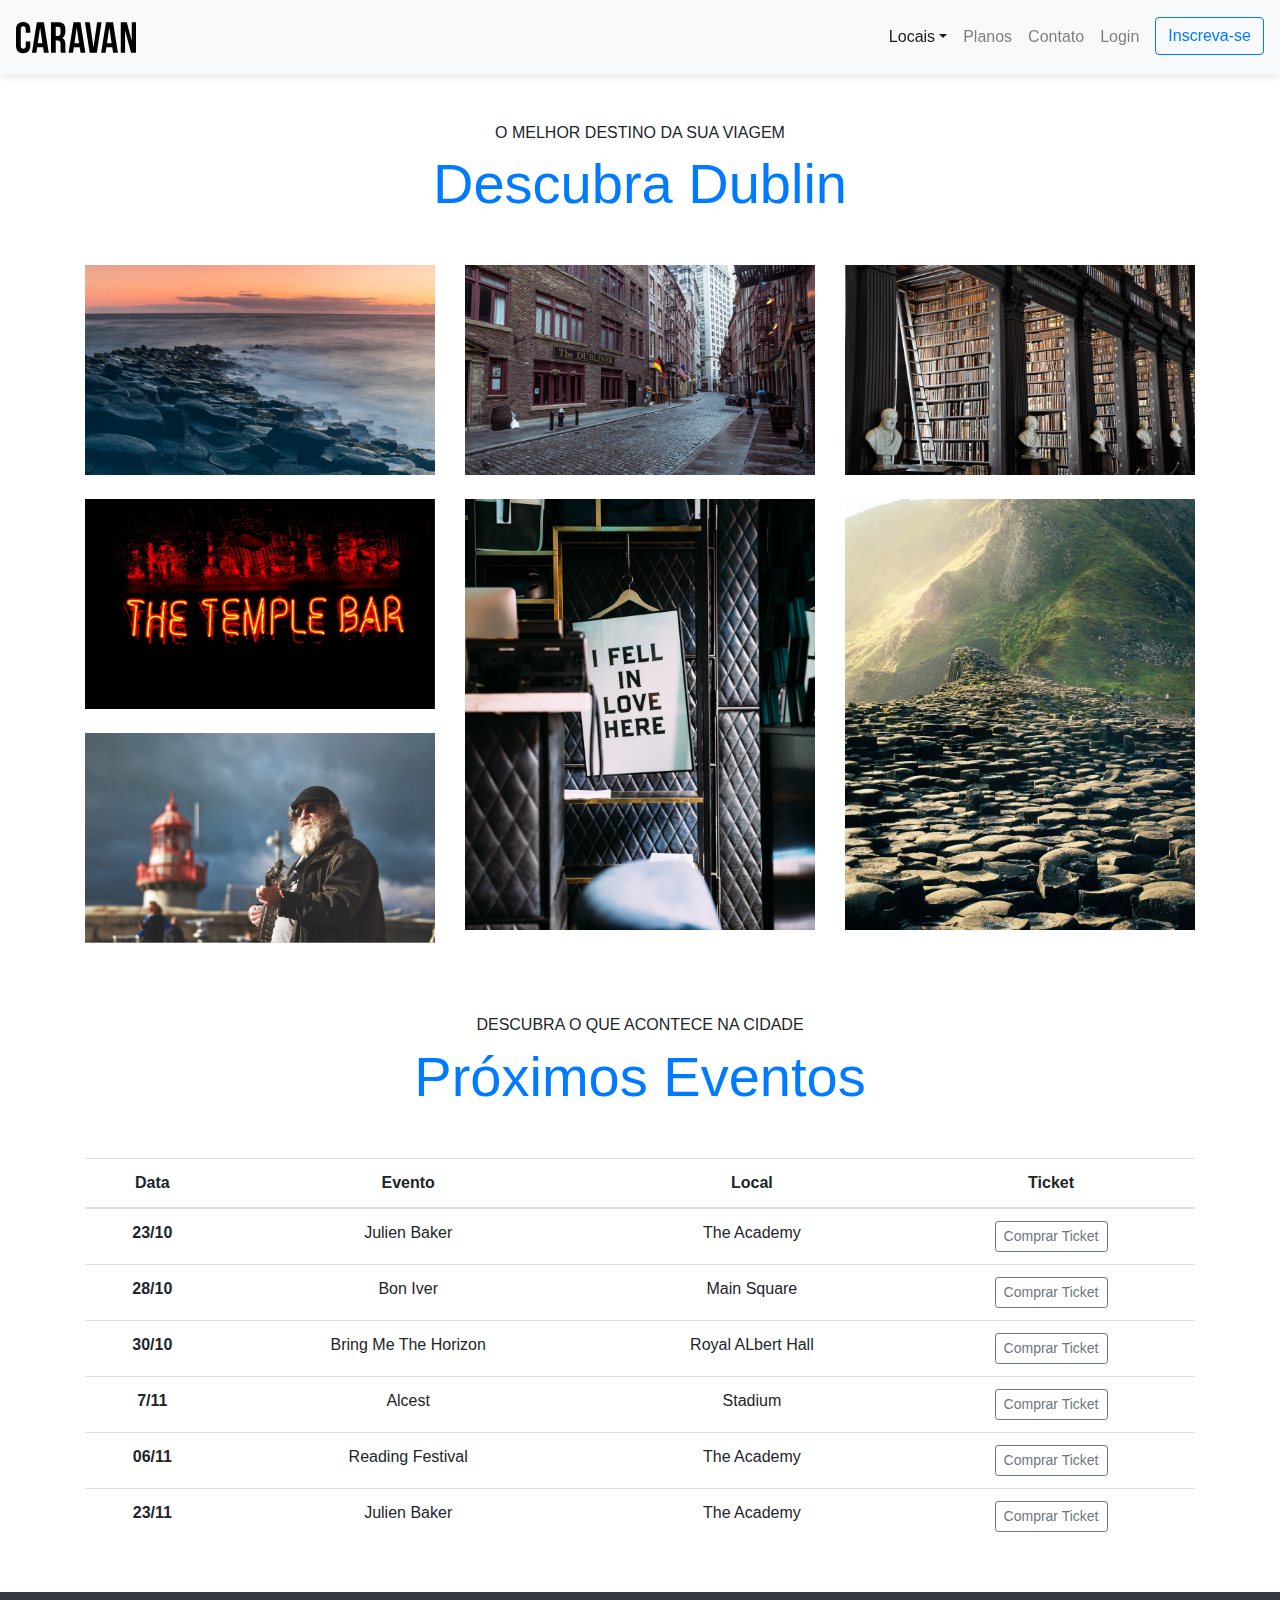
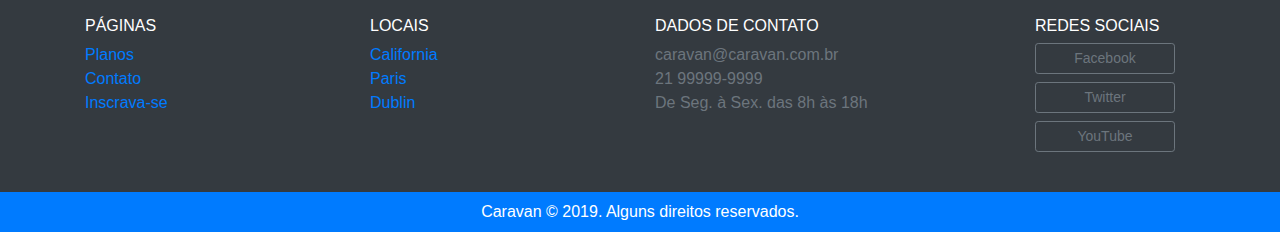
<file: local.html>
<!DOCTYPE html>
<html lang="pt-br">
<head>
    <meta charset="UTF-8">
    <meta name="viewport" content="width=device-width, initial-scale=1.0">
    <meta http-equiv="X-UA-Compatible" content="ie=edge">
    
    <link href="css/bootstrap.min.css" rel="stylesheet">
    <link href="css/style.css" rel="stylesheet" >
    
    <title>Caravan - Local</title>
</head>
<body>
      
      <!-- Modal -->
      <div class="modal fade" id="loginModal" tabindex="-1" role="dialog" aria-labelledby="loginModal" aria-hidden="true">
        <div class="modal-dialog" role="document">
          <div class="modal-content">
            <div class="modal-header">
              <h5 class="modal-title" id="exampleModalLabel">Entre na sua conta</h5>
              <button type="button" class="close" data-dismiss="modal" aria-label="Close">
                <span aria-hidden="true">&times;</span>
              </button>
            </div>
            <div class="modal-body">
                <form>
                    <div class="form-group">
                        <label for="loginEmail">Email</label>
                        <input type="email" class="form-control" id="loginEmail">
                    </div>
                    <div class="form-group">
                        <label for="loginSenha">Senha</label>
                        <input type="password" class="form-control" id="loginSenha">
                    </div>
                    <button type="submit" class="btn btn-primary">Entrar</button>
                    <small class="form-text text-muted">Esqueceu a senha?<a href="#"> Clique aqui.</a></small>
                </form>
            </div>
          </div>
        </div>
      </div>
      <!--Fecha Modal-->

    <nav class="navbar navbar-light navbar-expand-md bg-light fixed-top py-3 box-shadow">
        <a href="index.html" class="navbar-brand">
            <img src="./img/caravan.svg" alt="Caravan">
        </a>

        <button class="navbar-toggler" type="button" data-toggle="collapse" data-target="#navbarSupportedContent" aria-controls="navbarSupportedContent" aria-expanded="false" aria-label="Toggle navigation">
            <span class="navbar-toggler-icon"></span>
        </button>

        <!-- Classes
        - ml-auto: margin-left auto
        - navbar-collapse: menu que vai 'desaparecer' quando atingir o width minimo de 'navbar-expand-x'
        -->
        <div class="collapse navbar-collapse" id="navbarSupportedContent">
            <ul class="navbar-nav ml-auto">
                <li class="nav-item dropdown">
                    <a href="#" class="nav-link dropdown-toggle active" id="navbarDropdown" role="button" data-toggle="dropdown" aria-haspopup="true" aria-expanded="false">Locais</a>
                    <div class="dropdown-menu" aria-labelledby="navbarDropdown">
                        <a class="dropdown-item" href="#">California</a>
                        <a class="dropdown-item" href="#">Paris</a>
                        <a class="dropdown-item" href="#">Dublin</a>
                    </div>
                </li>
                <li class="nav-item">
                    <a href="planos.html" class="nav-link">Planos</a>
                </li>
                <li class="nav-item">
                    <a href="contato.html" class="nav-link">Contato</a>
                </li>
                <li class="nav-item">
                    <a href="#" class="nav-link" data-toggle="modal" data-target="#loginModal">Login</a>
                </li>
                <li class="nav-item">
                    <a href="inscricao.html" class="btn btn-outline-primary ml-md-2">Inscreva-se</a>
                </li>
            </ul>
        </div>
    </nav>  

    <section class="container">
        <div class="text-center my-5">
            <div class="my-5">
                <span class="h6 d-block">O MELHOR DESTINO DA SUA VIAGEM</span>
                <h1 class="display-4 text-primary">Descubra Dublin</h1>
            </div>
            <div class="row">
                <div class="col-md">
                    <img src="img/local/foto-1.jpg" alt="Image 1" class="img-fluid mb-4">
                    <img src="img/local/foto-2.jpg" alt="Image 2" class="img-fluid mb-4">
                    <img src="img/local/foto-3.jpg" alt="Image 3" class="img-fluid mb-4">
                </div>
                <div class="col-md">
                    <img src="img/local/foto-4.jpg" alt="Image 4" class="img-fluid mb-4">
                    <img src="img/local/foto-5.jpg" alt="Image 5" class="img-fluid mb-4">
                </div>
                <div class="col-md">
                    <img src="img/local/foto-6.jpg" alt="Image 6" class="img-fluid mb-4">
                    <img src="img/local/foto-7.jpg" alt="Image 7" class="img-fluid mb-4">
                </div>
            </div>
    </section>

    <section class="container">
        <div>
            <div class="my-5 text-center">
                <span class="h6 d-block">DESCUBRA O QUE ACONTECE NA CIDADE</span>
                <h1 class="display-4 text-primary">Próximos Eventos</h1>
            </div>
            <table class="table table-responsive-md table-hover text-center">
                <thead>
                  <tr>
                    <th scope="col">Data</th>
                    <th scope="col">Evento</th>
                    <th scope="col">Local</th>
                    <th scope="col">Ticket</th>
                  </tr>
                </thead>
                <tbody>
                  <tr>
                    <th scope="row">23/10</th>
                    <td>Julien Baker</td>
                    <td>The Academy</td>
                    <td><a href="#" class="btn btn-outline-secondary btn-sm">Comprar Ticket</a></td>
                  </tr>
                  <tr>
                    <th scope="row">28/10</th>
                    <td>Bon Iver</td>
                    <td>Main Square</td>
                    <td><a href="#" class="btn btn-outline-secondary btn-sm">Comprar Ticket</a></td>
                  </tr>
                  <tr>
                    <th scope="row">30/10</th>
                    <td>Bring Me The Horizon</td>
                    <td>Royal ALbert Hall</td>
                    <td><a href="#" class="btn btn-outline-secondary btn-sm">Comprar Ticket</a></td>
                  </tr>
                  <tr>
                    <th scope="row">7/11</th>
                    <td>Alcest</td>
                    <td>Stadium</td>
                    <td><a href="#" class="btn btn-outline-secondary btn-sm">Comprar Ticket</a></td>
                  </tr>
                  <tr>
                    <th scope="row">06/11</th>
                    <td>Reading Festival</td>
                    <td>The Academy</td>
                    <td><a href="#" class="btn btn-outline-secondary btn-sm">Comprar Ticket</a></td>
                  </tr>
                  <tr>
                    <th scope="row">23/11</th>
                    <td>Julien Baker</td>
                    <td>The Academy</td>
                    <td><a href="#" class="btn btn-outline-secondary btn-sm">Comprar Ticket</a></td>
                  </tr>
                </tbody>
              </table>
        </div>
    </section>

    <footer class="bg-dark text-white mt-5">
        <div class="container py-4">
            <div class="row">
                <div class="col-md-3 col-6">
                    <h4 class="h6">PÁGINAS</h4>
                    <ul class="list-unstyled">
                        <li><a href="planos.html">Planos</a></li>
                        <li><a href="contato.html">Contato</a></li>
                        <li><a href="inscricao.html">Inscrava-se</a></li>
                    </ul>
                </div>
                <div class="col-md-3 col-6">
                    <h4 class="h6">LOCAIS</h4>
                    <ul class="list-unstyled">
                        <li><a href="local.html">California</a></li>
                        <li><a href="local.html">Paris</a></li>
                        <li><a href="local.html">Dublin</a></li>
                    </ul>
                </div>
                <div class="col-md-4 col-6">
                    <h4 class="h6">DADOS DE CONTATO</h4>
                    <ul class="list-unstyled text-secondary">
                        <li>caravan@caravan.com.br</li>
                        <li>21 99999-9999</li>
                        <li>De Seg. à Sex. das 8h às 18h</li>
                    </ul>
                </div>
                <div class="col-md-2 col-6">
                    <h4 class="h6">REDES SOCIAIS</h4>
                    <ul class="list-unstyled">
                        <li><a href="#" class="btn btn-outline-secondary btn-sm btn-block mb-2" style="max-width: 140px;">Facebook</a></li>
                        <li><a href="#" class="btn btn-outline-secondary btn-sm btn-block mb-2" style="max-width: 140px;">Twitter</a></li>
                        <li><a href="#" class="btn btn-outline-secondary btn-sm btn-block mb-2" style="max-width: 140px;">YouTube</a></li>
                    </ul>
                </div>
            </div>
        </div>
        <div class="bg-primary text-center py-2">
            <p class="mb-0">Caravan © 2019. Alguns direitos reservados.</p>
        </div>
    </footer>
    
    <script src="https://code.jquery.com/jquery-3.3.1.slim.min.js"></script>
    <script src="https://cdnjs.cloudflare.com/ajax/libs/popper.js/1.14.7/umd/popper.min.js"></script>
    <script src="https://stackpath.bootstrapcdn.com/bootstrap/4.3.1/js/bootstrap.min.js"></script>
    <script src="./app.js"></script>
</body>
</html>
</file>
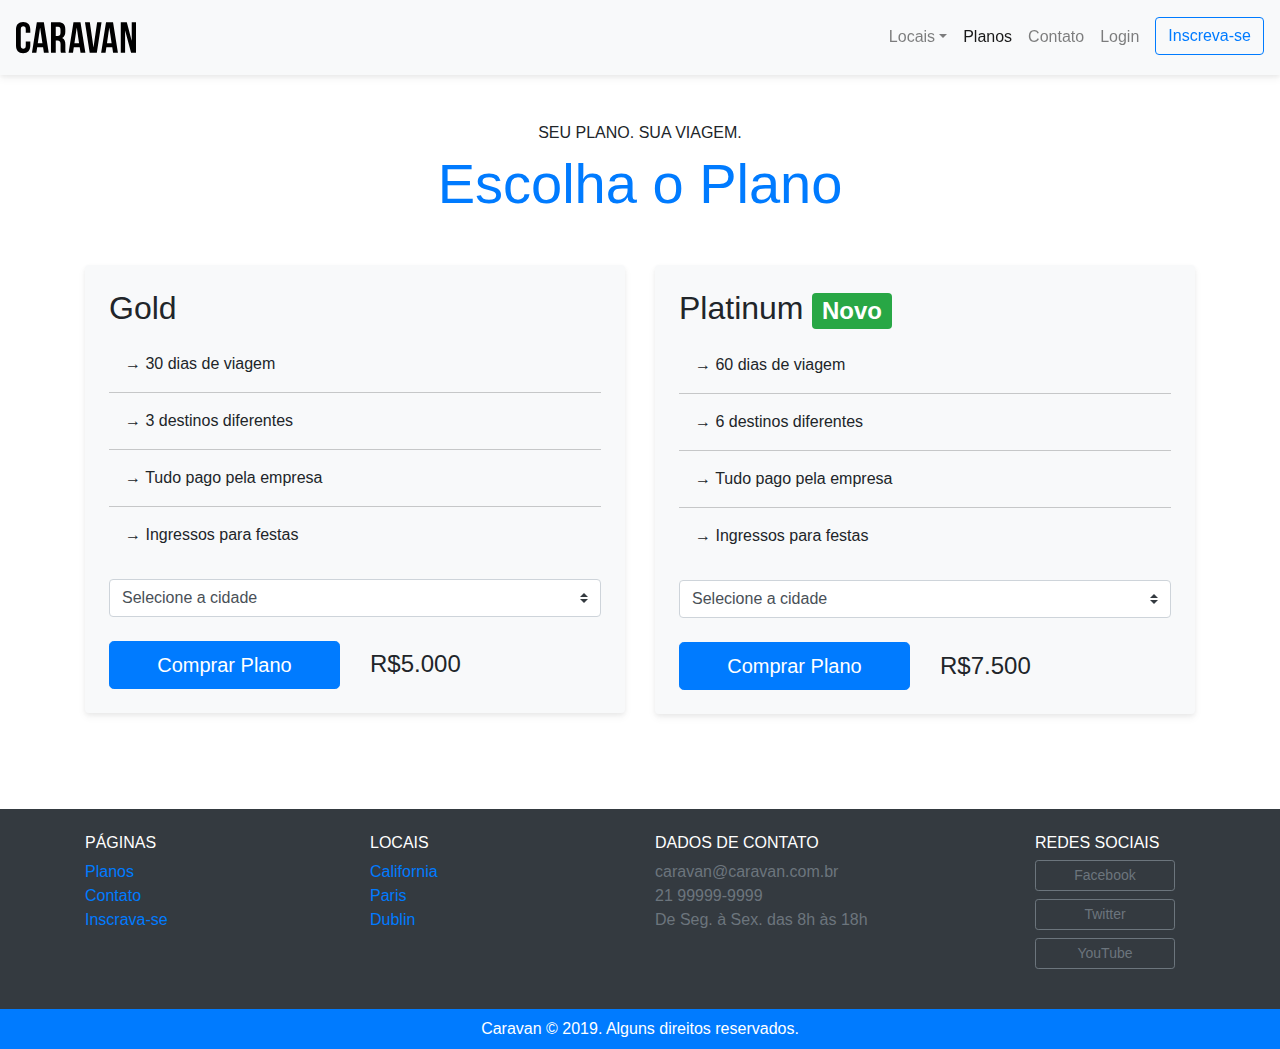
<file: planos.html>
<!DOCTYPE html>
<html lang="pt-br">
<head>
    <meta charset="UTF-8">
    <meta name="viewport" content="width=device-width, initial-scale=1.0">
    <meta http-equiv="X-UA-Compatible" content="ie=edge">
    
    <link href="css/bootstrap.min.css" rel="stylesheet">
    <link href="css/style.css" rel="stylesheet" >
    
    <title>Caravan - Planos</title>
</head>
<body>
      
      <!-- Modal -->
      <div class="modal fade" id="loginModal" tabindex="-1" role="dialog" aria-labelledby="loginModal" aria-hidden="true">
        <div class="modal-dialog" role="document">
          <div class="modal-content">
            <div class="modal-header">
              <h5 class="modal-title" id="exampleModalLabel">Entre na sua conta</h5>
              <button type="button" class="close" data-dismiss="modal" aria-label="Close">
                <span aria-hidden="true">&times;</span>
              </button>
            </div>
            <div class="modal-body">
                <form>
                    <div class="form-group">
                        <label for="loginEmail">Email</label>
                        <input type="email" class="form-control" id="loginEmail">
                    </div>
                    <div class="form-group">
                        <label for="loginSenha">Senha</label>
                        <input type="password" class="form-control" id="loginSenha">
                    </div>
                    <button type="submit" class="btn btn-primary">Entrar</button>
                    <small class="form-text text-muted">Esqueceu a senha?<a href="#"> Clique aqui.</a></small>
                </form>
            </div>
          </div>
        </div>
      </div>
      <!--Fecha Modal-->

    <nav class="navbar navbar-light navbar-expand-md bg-light fixed-top py-3 box-shadow">
        <a href="index.html" class="navbar-brand">
            <img src="./img/caravan.svg" alt="Caravan">
        </a>

        <button class="navbar-toggler" type="button" data-toggle="collapse" data-target="#navbarSupportedContent" aria-controls="navbarSupportedContent" aria-expanded="false" aria-label="Toggle navigation">
            <span class="navbar-toggler-icon"></span>
        </button>

        <!-- Classes
        - ml-auto: margin-left auto
        - navbar-collapse: menu que vai 'desaparecer' quando atingir o width minimo de 'navbar-expand-x'
        -->
        <div class="collapse navbar-collapse" id="navbarSupportedContent">
            <ul class="navbar-nav ml-auto">
                <li class="nav-item dropdown">
                    <a href="#" class="nav-link dropdown-toggle" id="navbarDropdown" role="button" data-toggle="dropdown" aria-haspopup="true" aria-expanded="false">Locais</a>
                    <div class="dropdown-menu" aria-labelledby="navbarDropdown">
                        <a class="dropdown-item" href="#">California</a>
                        <a class="dropdown-item" href="#">Paris</a>
                        <a class="dropdown-item" href="#">Dublin</a>
                    </div>
                </li>
                <li class="nav-item">
                    <a href="planos.html" class="nav-link active">Planos</a>
                </li>
                <li class="nav-item">
                    <a href="contato.html" class="nav-link">Contato</a>
                </li>
                <li class="nav-item">
                    <a href="#" class="nav-link" data-toggle="modal" data-target="#loginModal">Login</a>
                </li>
                <li class="nav-item">
                    <a href="inscricao.html" class="btn btn-outline-primary ml-md-2">Inscreva-se</a>
                </li>
            </ul>
        </div>
    </nav>  

    <section class="container">
        <div>
            <div class="my-5 text-center">
                <span class="h6 d-block">SEU PLANO. SUA VIAGEM.</span>
                <h1 class="display-4 text-primary">Escolha o Plano</h1>
            </div>
        <div class="row">
            <div class="col-md mb-5">
                <div class="bg-light rounded p-4 box-shadow">
                    <h2>Gold</h2>
                    <ul class="list-unstyled lista-plano">
                        <li><span data-toggle="tooltip" data-placement="right" title="Isso mesmo! São 30 dias totais de viagem!"> → 30 dias de viagem</span></li>
                        <li>→ 3 destinos diferentes</li>
                        <li>→ Tudo pago pela empresa</li>
                        <li>→ Ingressos para festas</li>
                    </ul>
                    <form>
                        <div class="form-group">
                            <select class="custom-select" id="inputCidades">
                                <option selected>Selecione a cidade</option>
                                <option value="1">California</option>
                                <option value="2">Paris</option>
                                <option value="3">Dublin</option>
                            </select>
                        </div>
                    </form>
                    <div class="row align-items-center mt-4">
                        <div class="col">
                            <a href="#" class="btn btn-primary btn-lg btn-block">Comprar Plano</a>
                        </div>
                        <div class="col">
                            <span class="h4">R$5.000</span>
                        </div>
                    </div>
                </div>
            </div>
            <div class="col-md">
                <div class="bg-light rounded p-4 box-shadow">
                    <h2>Platinum <span class="badge badge-success">Novo</span></h2>
                    <ul class="list-unstyled lista-plano">
                            <li>→ 60 dias de viagem</li>
                            <li>→ 6 destinos diferentes</li>
                            <li>→ Tudo pago pela empresa</li>
                            <li>→ Ingressos para festas</li>
                        </ul>
                        <form>
                            <div class="form-group">
                                <select class="custom-select" id="inputCidades">
                                    <option selected>Selecione a cidade</option>
                                    <option value="1">California</option>
                                    <option value="2">Paris</option>
                                    <option value="3">Dublin</option>
                                </select>
                            </div>
                        </form>
                        <div class="row align-items-center mt-4">
                            <div class="col">
                                <a href="#" class="btn btn-primary btn-lg btn-block">Comprar Plano</a>
                            </div>
                            <div class="col">
                                <span class="h4">R$7.500</span>
                            </div>
                        </div>
                </div>  
            </div>
        </div>
    </section>

    <footer class="bg-dark text-white mt-5">
        <div class="container py-4">
            <div class="row">
                <div class="col-md-3 col-6">
                    <h4 class="h6">PÁGINAS</h4>
                    <ul class="list-unstyled">
                        <li><a href="planos.html">Planos</a></li>
                        <li><a href="contato.html">Contato</a></li>
                        <li><a href="inscricao.html">Inscrava-se</a></li>
                    </ul>
                </div>
                <div class="col-md-3 col-6">
                    <h4 class="h6">LOCAIS</h4>
                    <ul class="list-unstyled">
                        <li><a href="local.html">California</a></li>
                        <li><a href="local.html">Paris</a></li>
                        <li><a href="local.html">Dublin</a></li>
                    </ul>
                </div>
                <div class="col-md-4 col-6">
                    <h4 class="h6">DADOS DE CONTATO</h4>
                    <ul class="list-unstyled text-secondary">
                        <li>caravan@caravan.com.br</li>
                        <li>21 99999-9999</li>
                        <li>De Seg. à Sex. das 8h às 18h</li>
                    </ul>
                </div>
                <div class="col-md-2 col-6">
                    <h4 class="h6">REDES SOCIAIS</h4>
                    <ul class="list-unstyled">
                        <li><a href="#" class="btn btn-outline-secondary btn-sm btn-block mb-2" style="max-width: 140px;">Facebook</a></li>
                        <li><a href="#" class="btn btn-outline-secondary btn-sm btn-block mb-2" style="max-width: 140px;">Twitter</a></li>
                        <li><a href="#" class="btn btn-outline-secondary btn-sm btn-block mb-2" style="max-width: 140px;">YouTube</a></li>
                    </ul>
                </div>
            </div>
        </div>
        <div class="bg-primary text-center py-2">
            <p class="mb-0">Caravan © 2019. Alguns direitos reservados.</p>
        </div>
    </footer>
    
    <script src="https://code.jquery.com/jquery-3.3.1.slim.min.js"></script>
    <script src="https://cdnjs.cloudflare.com/ajax/libs/popper.js/1.14.7/umd/popper.min.js"></script>
    <script src="https://stackpath.bootstrapcdn.com/bootstrap/4.3.1/js/bootstrap.min.js"></script>
    <script src="./app.js"></script>
</body>
</html>
</file>
<file: css/style.css>
body {
    padding-top:75px;
}

.box-shadow {
    box-shadow: 0 2px 4px 0 rgba(0, 0, 0, .05),
                0 4px 8px 0 rgba(0, 0, 0, .05);
}

.lista-plano li {
    padding: 1rem;
}

.lista-plano li + li {
    border-top: 1px solid rgba(0, 0, 0, .2);
}

#home-quote {
    background: url('../img/bg-quote.jpg');
    background-size: cover;
}

@media (max-width: 767px) {
    body {
        padding-top: 0px; 
    }

    #home-quote .display-4 {
        font-size: 2.5rem;
    }

    .fixed-top {
        position: relative;
    }
}
</file>
